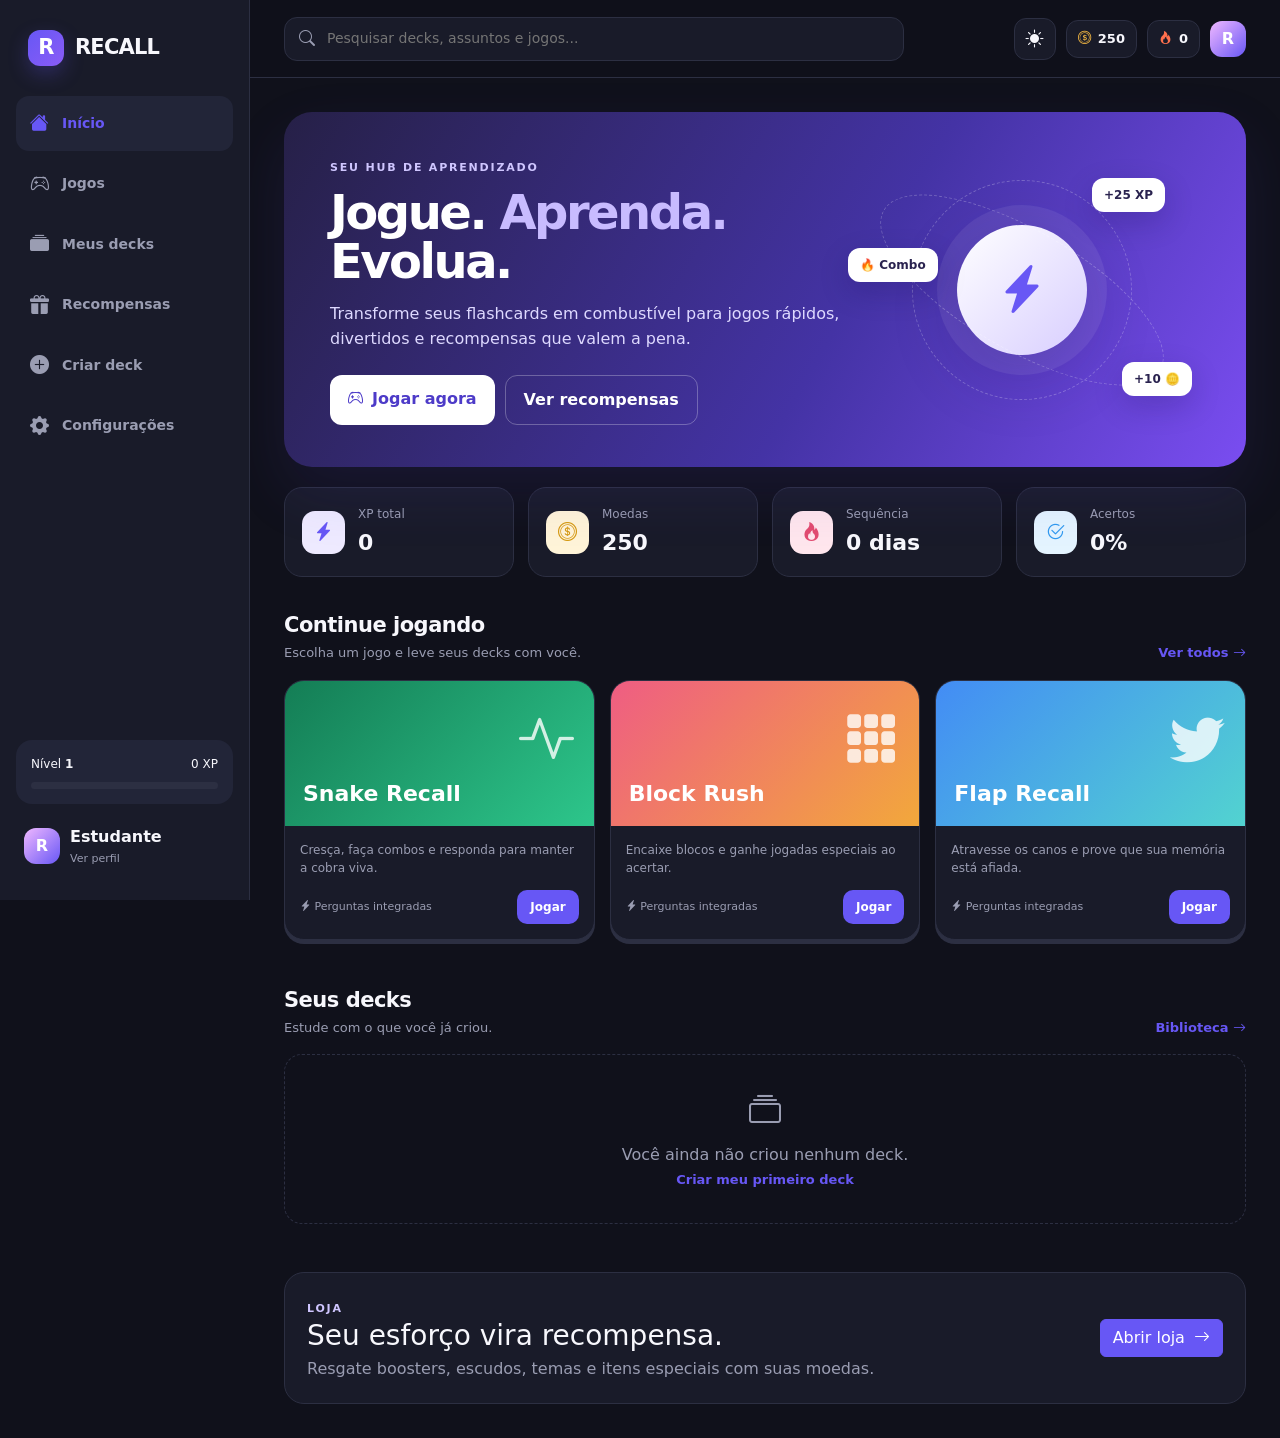
<file: index.html>
<!doctype html><html lang="pt-BR" data-theme="dark"><head><meta charset="utf-8"><meta name="viewport" content="width=device-width,initial-scale=1"><title>RECALL — Jogue. Aprenda. Evolua.</title><link href="https://cdn.jsdelivr.net/npm/bootstrap@5.3.3/dist/css/bootstrap.min.css" rel="stylesheet"><link href="https://cdn.jsdelivr.net/npm/bootstrap-icons@1.11.3/font/bootstrap-icons.css" rel="stylesheet"><link href="css/style.css" rel="stylesheet"></head><body><div id="appShell" class="app-shell"><aside class="sidebar" id="sidebar"><a class="brand" href="index.html"><span class="brand-mark">R</span><span>RECALL</span></a><nav class="nav-stack"><a class="nav-item active" href="index.html"><i class="bi bi-house-fill"></i>Início</a><a class="nav-item" href="pages/games.html"><i class="bi bi-controller"></i>Jogos</a><a class="nav-item" href="pages/decks.html"><i class="bi bi-collection-fill"></i>Meus decks</a><a class="nav-item" href="pages/rewards.html"><i class="bi bi-gift-fill"></i>Recompensas</a><a class="nav-item" href="pages/create.html"><i class="bi bi-plus-circle-fill"></i>Criar deck</a><a class="nav-item" href="pages/settings.html"><i class="bi bi-gear-fill"></i>Configurações</a></nav><div class="sidebar-bottom"><div class="mini-progress"><div class="d-flex justify-content-between"><span>Nível <b id="sideLevel">1</b></span><span id="sideXp">0 XP</span></div><div class="progress"><div id="sideXpBar" class="progress-bar"></div></div></div><a class="profile-mini" href="pages/settings.html"><span class="avatar">R</span><span><b>Estudante</b><small>Ver perfil</small></span></a></div></aside><main class="main-content"><header class="topbar"><button class="icon-btn d-lg-none" id="menuBtn"><i class="bi bi-list"></i></button><div class="search-box"><i class="bi bi-search"></i><input id="globalSearch" placeholder="Pesquisar decks, assuntos e jogos..."></div><div class="top-actions"><button class="icon-btn" id="themeBtn" title="Alternar tema"><i class="bi bi-moon-stars-fill"></i></button><a class="wallet" href="pages/rewards.html"><i class="bi bi-coin"></i><b id="coins">250</b></a><div class="streak"><i class="bi bi-fire"></i><b id="streak">0</b></div><a class="avatar" href="pages/settings.html">R</a></div></header><div class="page-container"><section class="hero-card"><div><span class="eyebrow">SEU HUB DE APRENDIZADO</span><h1>Jogue. <span>Aprenda.</span><br>Evolua.</h1><p>Transforme seus flashcards em combustível para jogos rápidos, divertidos e recompensas que valem a pena.</p><div class="hero-actions"><a href="pages/games.html" class="btn btn-recall"><i class="bi bi-controller me-2"></i>Jogar agora</a><a href="pages/rewards.html" class="btn btn-ghost">Ver recompensas</a></div></div><div class="hero-art"><div class="orbit o1"></div><div class="orbit o2"></div><div class="hero-orb"><i class="bi bi-lightning-charge-fill"></i></div><span class="float-badge b1">+25 XP</span><span class="float-badge b2">🔥 Combo</span><span class="float-badge b3">+10 🪙</span></div></section><section class="stats-row"><div class="stat-card"><span class="stat-icon purple"><i class="bi bi-lightning-charge-fill"></i></span><div><small>XP total</small><strong id="totalXp">0</strong></div></div><div class="stat-card"><span class="stat-icon gold"><i class="bi bi-coin"></i></span><div><small>Moedas</small><strong id="totalCoins">250</strong></div></div><div class="stat-card"><span class="stat-icon pink"><i class="bi bi-fire"></i></span><div><small>Sequência</small><strong id="totalStreak">0 dias</strong></div></div><div class="stat-card"><span class="stat-icon blue"><i class="bi bi-check2-circle"></i></span><div><small>Acertos</small><strong id="accuracy">0%</strong></div></div></section><section class="section-head"><div><h2>Continue jogando</h2><p>Escolha um jogo e leve seus decks com você.</p></div><a href="pages/games.html" class="see-all">Ver todos <i class="bi bi-arrow-right"></i></a></section><div class="game-grid" id="featuredGames"></div><section class="section-head mt-5"><div><h2>Seus decks</h2><p>Estude com o que você já criou.</p></div><a href="pages/decks.html" class="see-all">Biblioteca <i class="bi bi-arrow-right"></i></a></section><div id="deckPreview" class="deck-grid"></div><section class="panel mt-5 d-flex justify-content-between align-items-center flex-wrap gap-3"><div><span class="eyebrow">LOJA</span><h3 class="mb-1">Seu esforço vira recompensa.</h3><p class="mb-0" style="color:var(--muted)">Resgate boosters, escudos, temas e itens especiais com suas moedas.</p></div><a href="pages/rewards.html" class="btn btn-primary">Abrir loja <i class="bi bi-arrow-right ms-1"></i></a></section></div></main></div><div id="toastHost" class="toast-host"></div><script src="js/storage.js"></script><script src="js/app.js"></script></body></html>
</file>
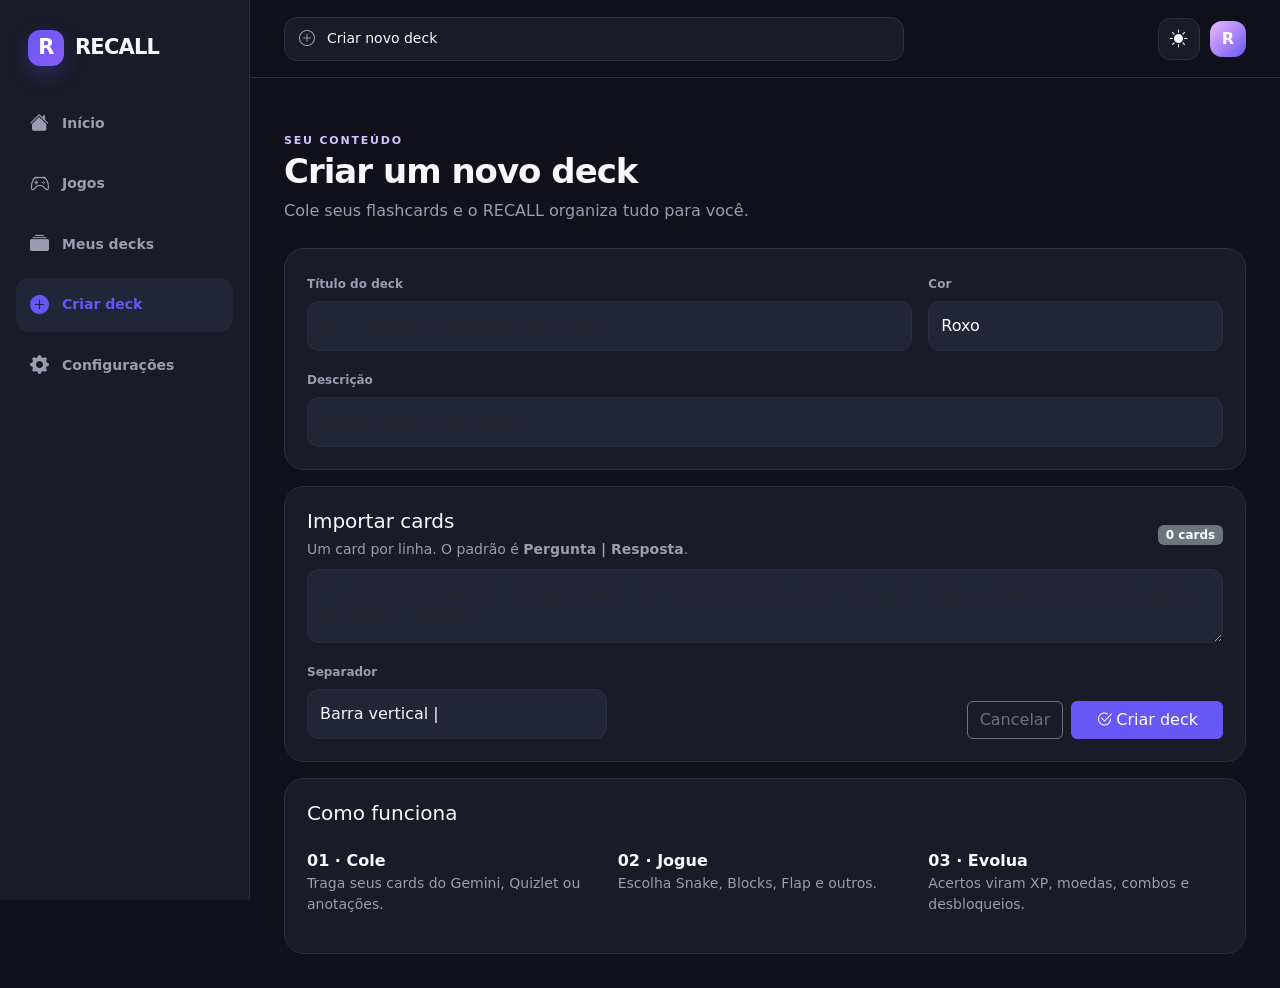
<file: pages/create.html>
<!doctype html><html lang="pt-BR" data-theme="dark"><head><meta charset="utf-8"><meta name="viewport" content="width=device-width,initial-scale=1"><title>Criar deck — RECALL</title><link href="https://cdn.jsdelivr.net/npm/bootstrap@5.3.3/dist/css/bootstrap.min.css" rel="stylesheet"><link href="https://cdn.jsdelivr.net/npm/bootstrap-icons@1.11.3/font/bootstrap-icons.css" rel="stylesheet"><link href="../css/style.css" rel="stylesheet"></head><body><div class="app-shell"><aside class="sidebar"><a class="brand" href="../index.html"><span class="brand-mark">R</span>RECALL</a><nav class="nav-stack"><a class="nav-item" href="../index.html"><i class="bi bi-house-fill"></i>Início</a><a class="nav-item" href="games.html"><i class="bi bi-controller"></i>Jogos</a><a class="nav-item" href="decks.html"><i class="bi bi-collection-fill"></i>Meus decks</a><a class="nav-item active" href="create.html"><i class="bi bi-plus-circle-fill"></i>Criar deck</a><a class="nav-item" href="settings.html"><i class="bi bi-gear-fill"></i>Configurações</a></nav></aside><main class="main-content"><header class="topbar"><div class="search-box"><i class="bi bi-plus-circle"></i><input disabled value="Criar novo deck"></div><div class="top-actions"><button class="icon-btn" id="themeBtn"><i class="bi bi-sun-fill"></i></button><a class="avatar" href="settings.html">R</a></div></header><div class="page-container"><div class="page-title"><span class="eyebrow">SEU CONTEÚDO</span><h1>Criar um novo deck</h1><p>Cole seus flashcards e o RECALL organiza tudo para você.</p></div><div class="panel mb-3"><div class="row g-3"><div class="col-md-8"><label class="form-label">Título do deck</label><input id="deckTitle" class="form-control" placeholder="Ex.: História — Revolução Francesa"></div><div class="col-md-4"><label class="form-label">Cor</label><select id="deckColor" class="form-select"><option value="purple">Roxo</option><option value="blue">Azul</option><option value="pink">Rosa</option><option value="green">Verde</option></select></div><div class="col-12"><label class="form-label">Descrição</label><input id="deckDesc" class="form-control" placeholder="Sobre o que é este deck?"></div></div></div><div class="panel"><div class="d-flex justify-content-between align-items-center mb-2"><div><h5 class="mb-1">Importar cards</h5><small style="color:var(--muted)">Um card por linha. O padrão é <b>Pergunta | Resposta</b>.</small></div><span id="cardCount" class="badge text-bg-secondary">0 cards</span></div><textarea id="importText" class="form-control import-area" placeholder="O que é fotossíntese? | Processo pelo qual plantas usam luz para produzir matéria orgânica.\nQual é a capital do Brasil? | Brasília"></textarea><div class="row g-2 mt-2"><div class="col-md-4"><label class="form-label">Separador</label><select id="separator" class="form-select"><option value="|">Barra vertical |</option><option value=";">Ponto e vírgula ;</option><option value="\t">Tab</option><option value="::">Personalizado ::</option></select></div><div class="col-md-8 d-flex align-items-end justify-content-end gap-2"><a href="decks.html" class="btn btn-outline-secondary">Cancelar</a><button id="saveDeck" class="btn btn-primary px-4"><i class="bi bi-check2-circle me-1"></i>Criar deck</button></div></div></div><div class="panel mt-3"><h5>Como funciona</h5><div class="row g-3 mt-1"><div class="col-md-4"><b>01 · Cole</b><p class="small" style="color:var(--muted)">Traga seus cards do Gemini, Quizlet ou anotações.</p></div><div class="col-md-4"><b>02 · Jogue</b><p class="small" style="color:var(--muted)">Escolha Snake, Blocks, Flap e outros.</p></div><div class="col-md-4"><b>03 · Evolua</b><p class="small" style="color:var(--muted)">Acertos viram XP, moedas, combos e desbloqueios.</p></div></div></div></div></main></div><div id="toastHost" class="toast-host"></div><script src="../js/storage.js"></script><script src="../js/app.js"></script><script>document.addEventListener('DOMContentLoaded',()=>{applyTheme();const t=document.querySelector('#importText'),sep=document.querySelector('#separator'),count=document.querySelector('#cardCount');function parse(){const s=sep.value;const cards=t.value.split(/\r?\n/).map(x=>x.trim()).filter(Boolean).map(line=>{const i=line.indexOf(s);return i<0?null:{q:line.slice(0,i).trim(),a:line.slice(i+s.length).trim()}}).filter(x=>x&&x.q&&x.a);count.textContent=cards.length+' cards';return cards}t.addEventListener('input',parse);sep.addEventListener('change',parse);document.querySelector('#themeBtn').onclick=()=>{const s=RecallStore.get();RecallStore.patch({theme:s.theme==='dark'?'light':'dark'});applyTheme()};document.querySelector('#saveDeck').onclick=()=>{const cards=parse();const title=document.querySelector('#deckTitle').value.trim()||'Meu novo deck';if(!cards.length)return toast('⚠️ Adicione pelo menos um card válido.');RecallStore.addDeck({title,description:document.querySelector('#deckDesc').value.trim(),color:document.querySelector('#deckColor').value,cards});toast('✨ Deck criado! +25 XP');RecallStore.addXp(25);setTimeout(()=>location.href='decks.html',700)}});</script></body></html>
</file>
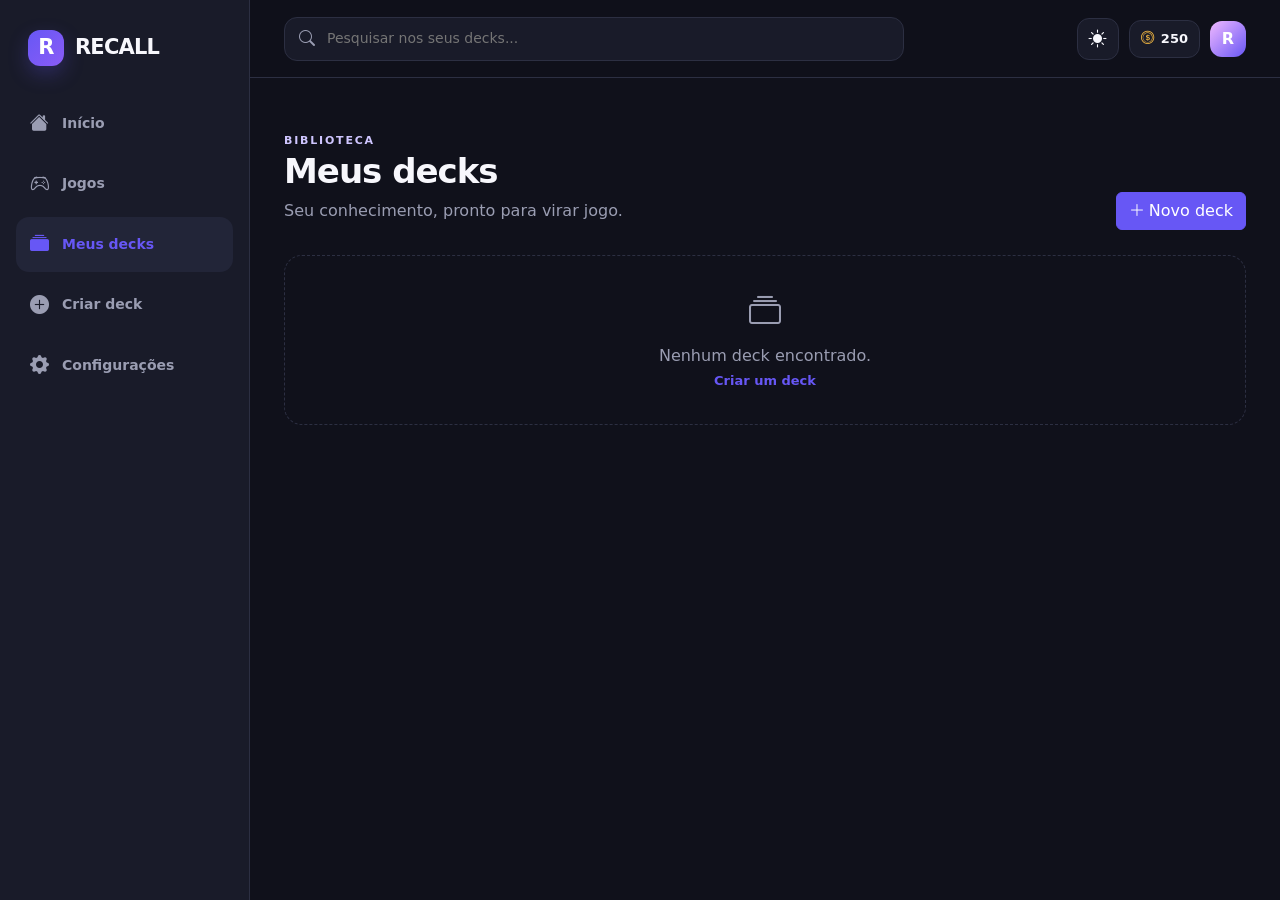
<file: pages/decks.html>
<!doctype html><html lang="pt-BR" data-theme="dark"><head><meta charset="utf-8"><meta name="viewport" content="width=device-width,initial-scale=1"><title>Meus decks — RECALL</title><link href="https://cdn.jsdelivr.net/npm/bootstrap@5.3.3/dist/css/bootstrap.min.css" rel="stylesheet"><link href="https://cdn.jsdelivr.net/npm/bootstrap-icons@1.11.3/font/bootstrap-icons.css" rel="stylesheet"><link href="../css/style.css" rel="stylesheet"></head><body><div class="app-shell"><aside class="sidebar"><a class="brand" href="../index.html"><span class="brand-mark">R</span>RECALL</a><nav class="nav-stack"><a class="nav-item" href="../index.html"><i class="bi bi-house-fill"></i>Início</a><a class="nav-item" href="games.html"><i class="bi bi-controller"></i>Jogos</a><a class="nav-item active" href="decks.html"><i class="bi bi-collection-fill"></i>Meus decks</a><a class="nav-item" href="create.html"><i class="bi bi-plus-circle-fill"></i>Criar deck</a><a class="nav-item" href="settings.html"><i class="bi bi-gear-fill"></i>Configurações</a></nav></aside><main class="main-content"><header class="topbar"><div class="search-box"><i class="bi bi-search"></i><input id="search" placeholder="Pesquisar nos seus decks..."></div><div class="top-actions"><button class="icon-btn" id="themeBtn"><i class="bi bi-sun-fill"></i></button><div class="wallet"><i class="bi bi-coin"></i><b id="coins">250</b></div><a class="avatar" href="settings.html">R</a></div></header><div class="page-container"><div class="d-flex justify-content-between align-items-end page-title"><div><span class="eyebrow">BIBLIOTECA</span><h1>Meus decks</h1><p>Seu conhecimento, pronto para virar jogo.</p></div><a href="create.html" class="btn btn-primary"><i class="bi bi-plus-lg me-1"></i>Novo deck</a></div><div id="deckGrid" class="deck-grid"></div></div></main></div><script src="../js/storage.js"></script><script src="../js/app.js"></script><script>document.addEventListener('DOMContentLoaded',()=>{applyTheme();const grid=document.querySelector('#deckGrid'),search=document.querySelector('#search');function render(){const q=(search.value||new URLSearchParams(location.search).get('q')||'').toLowerCase();const ds=RecallStore.get().decks.filter(d=>(d.title+' '+d.description).toLowerCase().includes(q));grid.innerHTML=ds.length?ds.map(d=>`<article class="deck-card"><div class="d-flex justify-content-between"><span class="stat-icon purple"><i class="bi bi-collection-fill"></i></span><button class="icon-btn btn-sm" onclick="removeDeck('${d.id}')"><i class="bi bi-trash3"></i></button></div><h3 class="mt-3">${esc(d.title)}</h3><p>${esc(d.description||'Sem descrição')}</p><div class="deck-foot"><span>${d.cards.length} cards</span><a class="play-mini" href="games.html?deck=${encodeURIComponent(d.id)}">Jogar</a></div></article>`).join(''):`<div class="empty"><i class="bi bi-collection fs-2 d-block mb-2"></i>Nenhum deck encontrado.<br><a class="see-all" href="create.html">Criar um deck</a></div>`}window.removeDeck=id=>{if(confirm('Excluir este deck?')){RecallStore.deleteDeck(id);render()}};search.value=new URLSearchParams(location.search).get('q')||'';search.oninput=render;render();document.querySelector('#themeBtn').onclick=()=>{const s=RecallStore.get();RecallStore.patch({theme:s.theme==='dark'?'light':'dark'});applyTheme()}});</script></body></html>
</file>
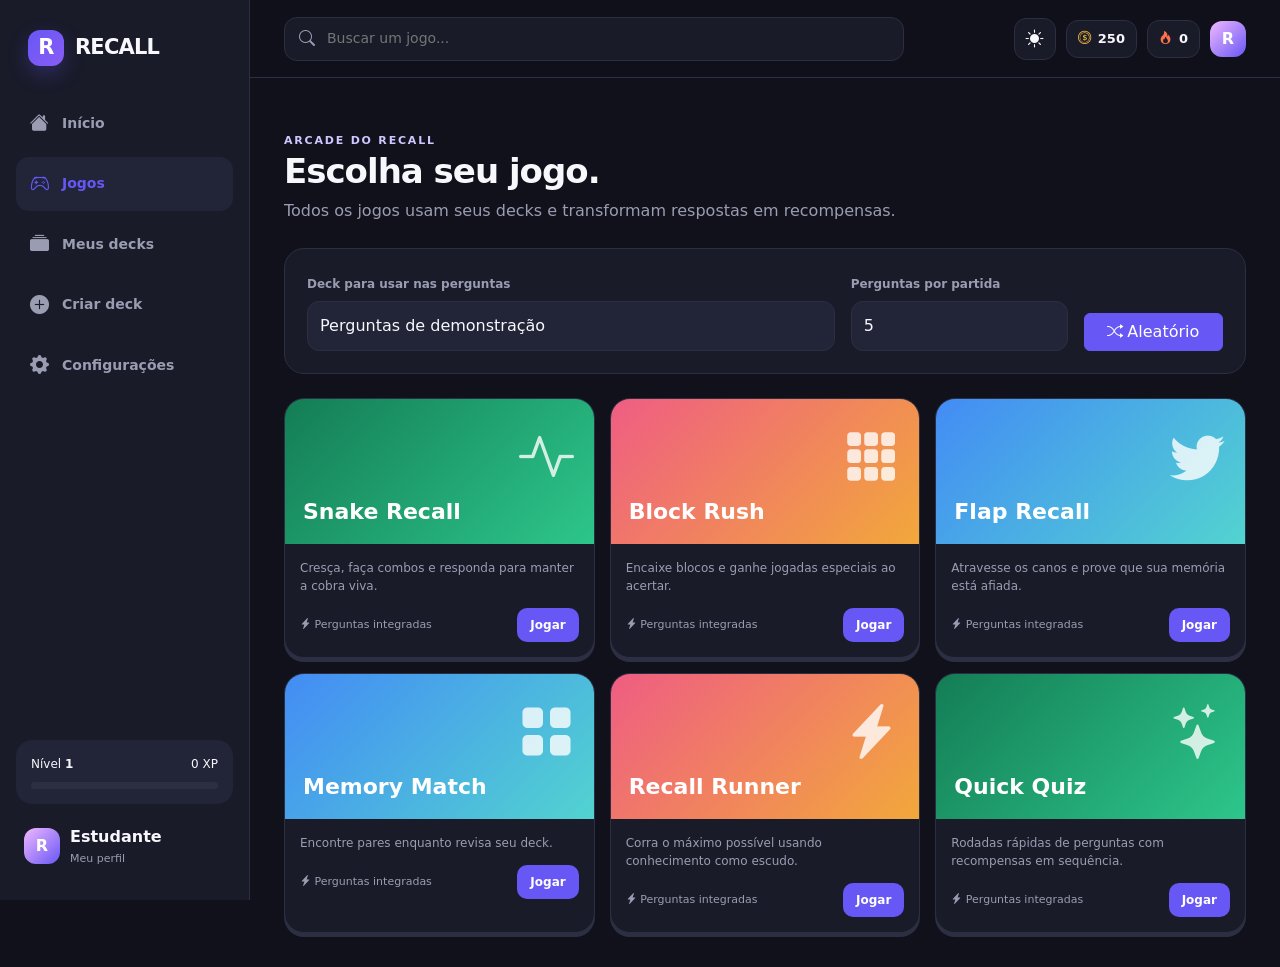
<file: pages/games.html>
<!doctype html><html lang="pt-BR" data-theme="dark"><head><meta charset="utf-8"><meta name="viewport" content="width=device-width,initial-scale=1"><title>Jogos — RECALL</title><link href="https://cdn.jsdelivr.net/npm/bootstrap@5.3.3/dist/css/bootstrap.min.css" rel="stylesheet"><link href="https://cdn.jsdelivr.net/npm/bootstrap-icons@1.11.3/font/bootstrap-icons.css" rel="stylesheet"><link href="../css/style.css" rel="stylesheet"></head><body><div class="app-shell"><aside class="sidebar"><a class="brand" href="../index.html"><span class="brand-mark">R</span>RECALL</a><nav class="nav-stack"><a class="nav-item" href="../index.html"><i class="bi bi-house-fill"></i>Início</a><a class="nav-item active" href="games.html"><i class="bi bi-controller"></i>Jogos</a><a class="nav-item" href="decks.html"><i class="bi bi-collection-fill"></i>Meus decks</a><a class="nav-item" href="create.html"><i class="bi bi-plus-circle-fill"></i>Criar deck</a><a class="nav-item" href="settings.html"><i class="bi bi-gear-fill"></i>Configurações</a></nav><div class="sidebar-bottom"><div class="mini-progress"><div class="d-flex justify-content-between"><span>Nível <b id="sideLevel">1</b></span><span id="sideXp">0 XP</span></div><div class="progress"><div id="sideXpBar" class="progress-bar"></div></div></div><a class="profile-mini" href="settings.html"><span class="avatar">R</span><span><b>Estudante</b><small>Meu perfil</small></span></a></div></aside><main class="main-content"><header class="topbar"><div class="search-box"><i class="bi bi-search"></i><input id="gameSearch" placeholder="Buscar um jogo..."></div><div class="top-actions"><button class="icon-btn" id="themeBtn"><i class="bi bi-sun-fill"></i></button><div class="wallet"><i class="bi bi-coin"></i><b id="coins">250</b></div><div class="streak"><i class="bi bi-fire"></i><b id="streak">0</b></div><a class="avatar" href="settings.html">R</a></div></header><div class="page-container"><div class="page-title"><span class="eyebrow">ARCADE DO RECALL</span><h1>Escolha seu jogo.</h1><p>Todos os jogos usam seus decks e transformam respostas em recompensas.</p></div><div class="panel mb-4"><div class="row g-3 align-items-end"><div class="col-md-7"><label class="form-label">Deck para usar nas perguntas</label><select id="deckSelect" class="form-select"><option value="">Perguntas de demonstração</option></select></div><div class="col-md-3"><label class="form-label">Perguntas por partida</label><select id="questionCount" class="form-select"><option>3</option><option selected>5</option><option>10</option></select></div><div class="col-md-2"><button class="btn btn-primary w-100" id="randomGame"><i class="bi bi-shuffle me-1"></i>Aleatório</button></div></div></div><div class="game-grid" id="allGames"></div></div></main></div><script src="../js/storage.js"></script><script src="../js/app.js"></script><script src="../js/games.js"></script></body></html>
</file>
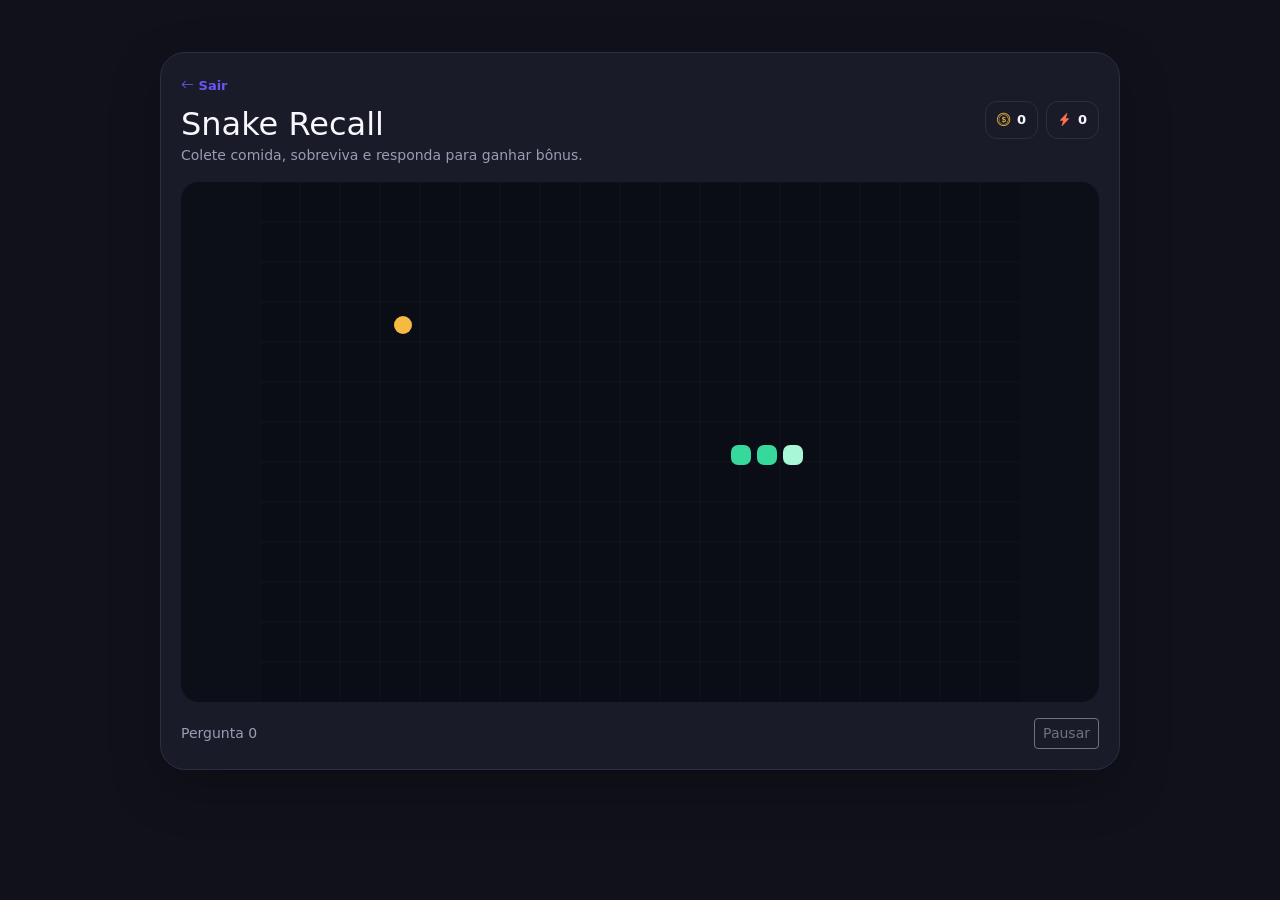
<file: pages/play.html>
<!doctype html><html lang="pt-BR" data-theme="dark"><head><meta charset="utf-8"><meta name="viewport" content="width=device-width,initial-scale=1"><title>Jogar — RECALL</title><link href="https://cdn.jsdelivr.net/npm/bootstrap@5.3.3/dist/css/bootstrap.min.css" rel="stylesheet"><link href="https://cdn.jsdelivr.net/npm/bootstrap-icons@1.11.3/font/bootstrap-icons.css" rel="stylesheet"><link href="../css/style.css" rel="stylesheet"></head><body><div class="app-shell"><main class="main-content" style="margin-left:0"><div class="game-page"><section class="game-stage"><div class="game-top"><div><a href="games.html" class="see-all"><i class="bi bi-arrow-left"></i> Sair</a><h2 id="gameName" class="mt-2 mb-0">RECALL</h2><small id="gameHint" style="color:var(--muted)">Conhecimento é seu power-up.</small></div><div class="d-flex gap-2"><div class="wallet"><i class="bi bi-coin"></i><b id="runCoins">0</b></div><div class="streak"><i class="bi bi-lightning-charge-fill"></i><b id="runScore">0</b></div></div></div><div class="game-canvas-wrap"><canvas id="gameCanvas" class="game-canvas" width="760" height="520"></canvas><div id="questionModal" class="question-modal"><div class="question-card"><span class="q-label">PAUSA DE CONHECIMENTO</span><h2 id="questionText"></h2><div id="answers" class="answer-grid"></div><div id="essayArea" style="display:none"><textarea id="essay" class="form-control essay-input" placeholder="Explique com suas palavras..."></textarea><button id="submitEssay" class="btn btn-primary mt-2 w-100">Responder</button></div><small id="questionFeedback" class="d-block mt-3"></small></div></div><div id="rewardPop" class="reward-pop"><div class="big">🎉</div><strong id="rewardTitle">Boa!</strong><span id="rewardText">+25 XP · +10 moedas</span></div></div><div class="d-flex justify-content-between align-items-center mt-3"><small id="progressText" style="color:var(--muted)">Pergunta 0</small><button id="pauseBtn" class="btn btn-sm btn-outline-secondary">Pausar</button></div></section></div></main></div><script src="../js/storage.js"></script><script src="../js/game-engine.js"></script></body></html>
</file>
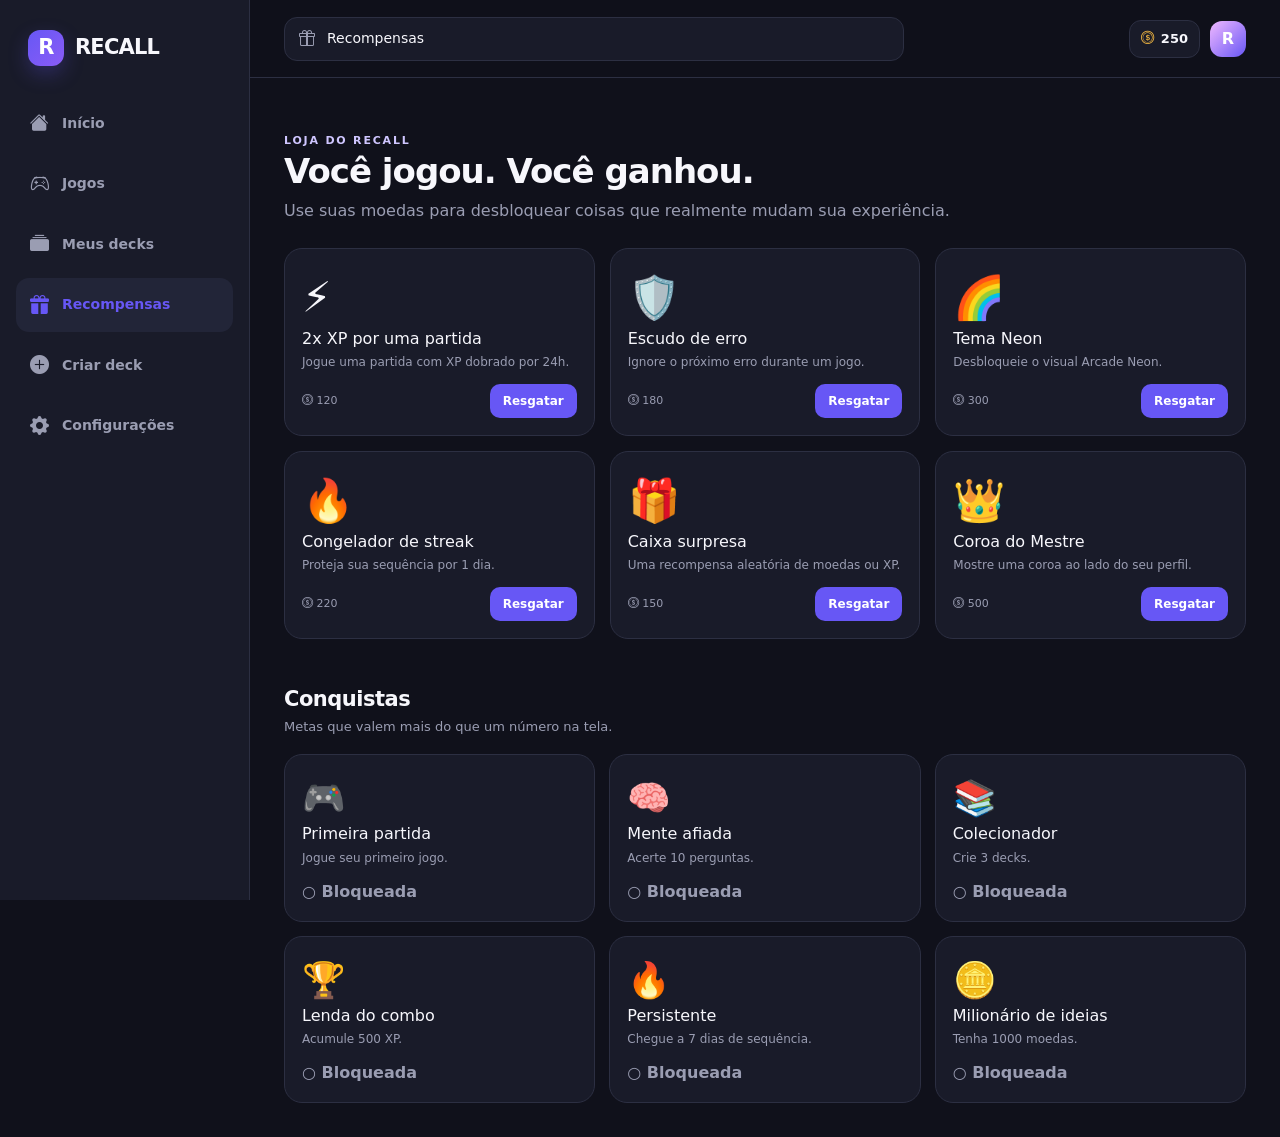
<file: pages/rewards.html>
<!doctype html><html lang="pt-BR" data-theme="dark"><head><meta charset="utf-8"><meta name="viewport" content="width=device-width,initial-scale=1"><title>Recompensas — RECALL</title><link href="https://cdn.jsdelivr.net/npm/bootstrap@5.3.3/dist/css/bootstrap.min.css" rel="stylesheet"><link href="https://cdn.jsdelivr.net/npm/bootstrap-icons@1.11.3/font/bootstrap-icons.css" rel="stylesheet"><link href="../css/style.css" rel="stylesheet"></head><body><div class="app-shell"><aside class="sidebar"><a class="brand" href="../index.html"><span class="brand-mark">R</span>RECALL</a><nav class="nav-stack"><a class="nav-item" href="../index.html"><i class="bi bi-house-fill"></i>Início</a><a class="nav-item" href="games.html"><i class="bi bi-controller"></i>Jogos</a><a class="nav-item" href="decks.html"><i class="bi bi-collection-fill"></i>Meus decks</a><a class="nav-item active" href="rewards.html"><i class="bi bi-gift-fill"></i>Recompensas</a><a class="nav-item" href="create.html"><i class="bi bi-plus-circle-fill"></i>Criar deck</a><a class="nav-item" href="settings.html"><i class="bi bi-gear-fill"></i>Configurações</a></nav></aside><main class="main-content"><header class="topbar"><div class="search-box"><i class="bi bi-gift"></i><input disabled value="Recompensas"></div><div class="top-actions"><div class="wallet"><i class="bi bi-coin"></i><b id="coins">250</b></div><a class="avatar" href="settings.html">R</a></div></header><div class="page-container"><div class="page-title"><span class="eyebrow">LOJA DO RECALL</span><h1>Você jogou. Você ganhou.</h1><p>Use suas moedas para desbloquear coisas que realmente mudam sua experiência.</p></div><div class="game-grid" id="shop"></div><div class="section-head mt-5"><div><h2>Conquistas</h2><p>Metas que valem mais do que um número na tela.</p></div></div><div class="deck-grid" id="achievements"></div></div></main></div><script src="../js/storage.js"></script><script>const items=[['double','⚡','2x XP por uma partida','Jogue uma partida com XP dobrado por 24h.',120],['shield','🛡️','Escudo de erro','Ignore o próximo erro durante um jogo.',180],['theme','🌈','Tema Neon','Desbloqueie o visual Arcade Neon.',300],['streak','🔥','Congelador de streak','Proteja sua sequência por 1 dia.',220],['mystery','🎁','Caixa surpresa','Uma recompensa aleatória de moedas ou XP.',150],['avatar','👑','Coroa do Mestre','Mostre uma coroa ao lado do seu perfil.',500]];function render(){const s=RecallStore.get();document.querySelector('#coins').textContent=s.coins;document.querySelector('#shop').innerHTML=items.map(i=>`<article class="deck-card"><div style="font-size:42px">${i[1]}</div><h3>${i[2]}</h3><p>${i[3]}</p><div class="deck-foot"><span><i class="bi bi-coin"></i> ${i[4]}</span><button class="play-mini" onclick="buy('${i[0]}',${i[4]})">Resgatar</button></div></article>`).join('');document.querySelector('#achievements').innerHTML=[['Primeira partida','Jogue seu primeiro jogo.','🎮',s.answered>=1],['Mente afiada','Acerte 10 perguntas.','🧠',s.correct>=10],['Colecionador','Crie 3 decks.','📚',s.decks.length>=3],['Lenda do combo','Acumule 500 XP.','🏆',s.xp>=500],['Persistente','Chegue a 7 dias de sequência.','🔥',s.streak>=7],['Milionário de ideias','Tenha 1000 moedas.','🪙',s.coins>=1000]].map(a=>`<article class="deck-card"><div style="font-size:35px">${a[2]}</div><h3>${a[0]}</h3><p>${a[1]}</p><span style="color:${a[3]?'var(--success)':'var(--muted)'};font-weight:800">${a[3]?'✓ Desbloqueada':'○ Bloqueada'}</span></article>`).join('')}function buy(id,cost){const s=RecallStore.get();if(s.coins<cost)return alert('Você ainda precisa de mais moedas.');RecallStore.addCoins(-cost);if(id==='theme')RecallStore.patch({theme:'neon'});if(id==='mystery')RecallStore.addCoins(100);alert('🎁 Recompensa resgatada!');render()}render();</script></body></html>
</file>
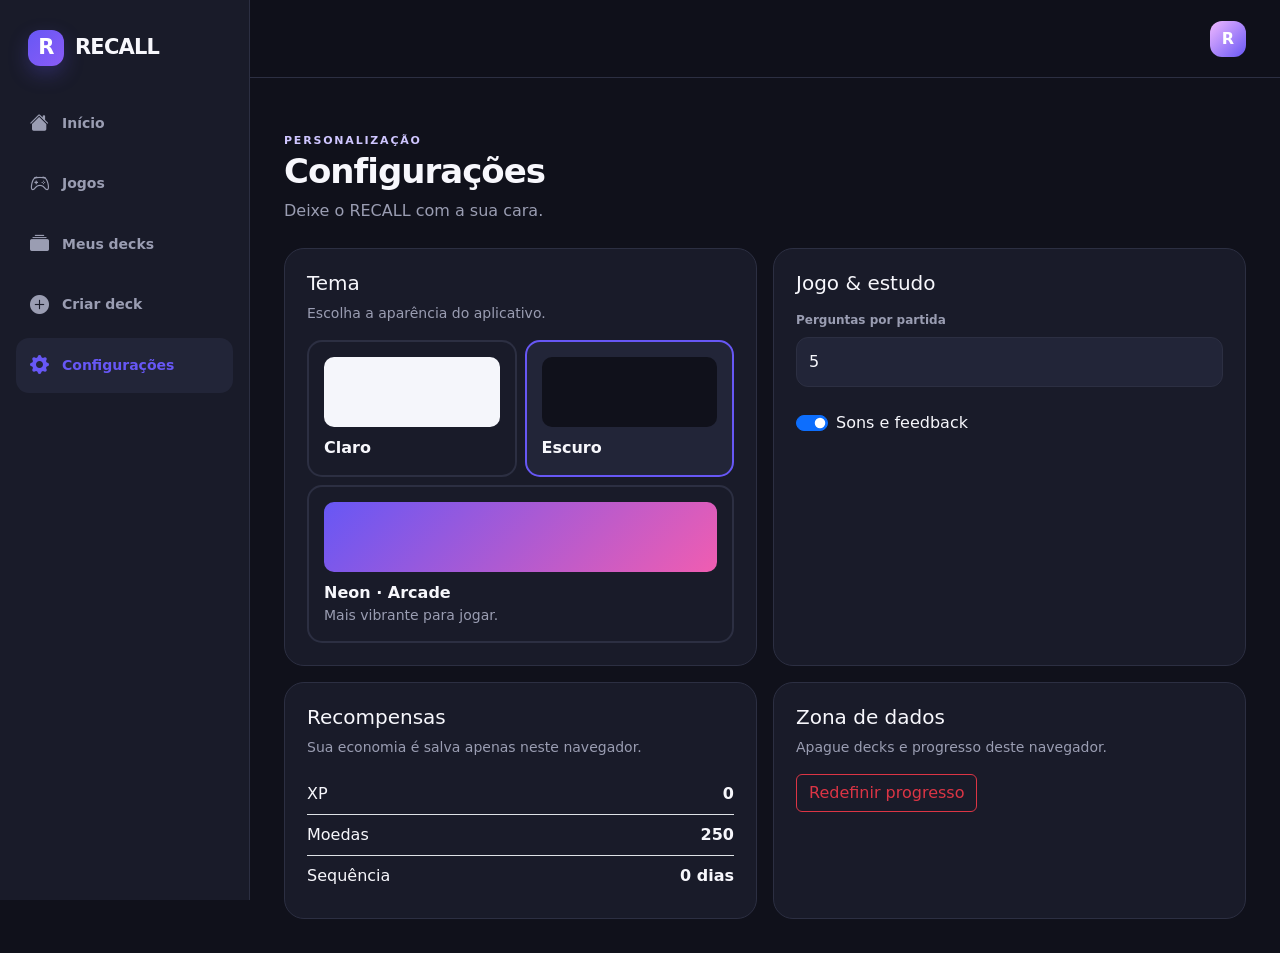
<file: pages/settings.html>
<!doctype html><html lang="pt-BR" data-theme="dark"><head><meta charset="utf-8"><meta name="viewport" content="width=device-width,initial-scale=1"><title>Configurações — RECALL</title><link href="https://cdn.jsdelivr.net/npm/bootstrap@5.3.3/dist/css/bootstrap.min.css" rel="stylesheet"><link href="https://cdn.jsdelivr.net/npm/bootstrap-icons@1.11.3/font/bootstrap-icons.css" rel="stylesheet"><link href="../css/style.css" rel="stylesheet"></head><body><div class="app-shell"><aside class="sidebar"><a class="brand" href="../index.html"><span class="brand-mark">R</span>RECALL</a><nav class="nav-stack"><a class="nav-item" href="../index.html"><i class="bi bi-house-fill"></i>Início</a><a class="nav-item" href="games.html"><i class="bi bi-controller"></i>Jogos</a><a class="nav-item" href="decks.html"><i class="bi bi-collection-fill"></i>Meus decks</a><a class="nav-item" href="create.html"><i class="bi bi-plus-circle-fill"></i>Criar deck</a><a class="nav-item active" href="settings.html"><i class="bi bi-gear-fill"></i>Configurações</a></nav></aside><main class="main-content"><header class="topbar"><div class="top-actions ms-auto"><a class="avatar" href="settings.html">R</a></div></header><div class="page-container"><div class="page-title"><span class="eyebrow">PERSONALIZAÇÃO</span><h1>Configurações</h1><p>Deixe o RECALL com a sua cara.</p></div><div class="settings-grid"><div class="panel"><h5>Tema</h5><p class="small" style="color:var(--muted)">Escolha a aparência do aplicativo.</p><div class="row g-2"><div class="col-6"><div class="theme-option" data-theme-choice="light"><div class="theme-swatch light-swatch"></div><b>Claro</b></div></div><div class="col-6"><div class="theme-option" data-theme-choice="dark"><div class="theme-swatch dark-swatch"></div><b>Escuro</b></div></div></div><div class="theme-option mt-2" data-theme-choice="neon"><div class="theme-swatch accent-swatch"></div><b>Neon · Arcade</b><small class="d-block" style="color:var(--muted)">Mais vibrante para jogar.</small></div></div><div class="panel"><h5>Jogo & estudo</h5><label class="form-label mt-2">Perguntas por partida</label><select id="questions" class="form-select"><option value="3">3</option><option value="5">5</option><option value="10">10</option><option value="15">15</option></select><div class="form-check form-switch mt-4"><input id="sound" class="form-check-input" type="checkbox"><label class="form-check-label">Sons e feedback</label></div></div><div class="panel"><h5>Recompensas</h5><p class="small" style="color:var(--muted)">Sua economia é salva apenas neste navegador.</p><div class="d-flex justify-content-between border-bottom py-2"><span>XP</span><b id="xp">0</b></div><div class="d-flex justify-content-between border-bottom py-2"><span>Moedas</span><b id="coins">250</b></div><div class="d-flex justify-content-between py-2"><span>Sequência</span><b id="streak">0 dias</b></div></div><div class="panel"><h5>Zona de dados</h5><p class="small" style="color:var(--muted)">Apague decks e progresso deste navegador.</p><button id="reset" class="btn btn-outline-danger">Redefinir progresso</button></div></div></div></main></div><script src="../js/storage.js"></script><script src="../js/app.js"></script><script>document.addEventListener('DOMContentLoaded',()=>{const s=RecallStore.get();applyTheme();document.querySelector('#xp').textContent=s.xp;document.querySelector('#coins').textContent=s.coins;document.querySelector('#streak').textContent=s.streak+' dias';document.querySelector('#questions').value=s.settings?.questionsPerGame||5;document.querySelector('#sound').checked=s.settings?.sound!==false;function mark(){document.querySelectorAll('[data-theme-choice]').forEach(x=>x.classList.toggle('active',x.dataset.themeChoice===RecallStore.get().theme))}mark();document.querySelectorAll('[data-theme-choice]').forEach(x=>x.onclick=()=>{RecallStore.patch({theme:x.dataset.themeChoice});applyTheme();mark()});document.querySelector('#questions').onchange=e=>{const n=RecallStore.get();n.settings={...n.settings,questionsPerGame:+e.target.value};RecallStore.save(n)};document.querySelector('#sound').onchange=e=>{const n=RecallStore.get();n.settings={...n.settings,sound:e.target.checked};RecallStore.save(n)};document.querySelector('#reset').onclick=()=>{if(confirm('Isso apagará seus decks e progresso. Continuar?')){RecallStore.reset();location.reload()}}});</script></body></html>
</file>
<file: css/style.css>
:root{--bg:#f5f6fb;--surface:#fff;--surface2:#eef0f8;--text:#17172a;--muted:#73758a;--line:#e2e4ee;--primary:#6757f5;--primary2:#8a5cf6;--success:#24c78e;--gold:#f5b942;--danger:#ef5b78;--blue:#48a9ff;--shadow:0 14px 40px rgba(35,30,80,.08);--radius:20px}html[data-theme=dark]{--bg:#10111b;--surface:#191b29;--surface2:#222538;--text:#f7f7fc;--muted:#9a9db2;--line:#2c2f42;--shadow:0 18px 50px rgba(0,0,0,.25)}html[data-theme=neon]{--bg:#0b0715;--surface:#151024;--surface2:#211735;--text:#fff8ff;--muted:#bcaec9;--line:#3b2a51;--primary:#b65cff;--primary2:#ff4fb3;--success:#25e0a0;--gold:#ffd24a;--danger:#ff5b7d;--blue:#4ed7ff;--shadow:0 20px 60px #0008}*{box-sizing:border-box}body{margin:0;background:var(--bg);color:var(--text);font-family:Inter,ui-sans-serif,system-ui,-apple-system,BlinkMacSystemFont,"Segoe UI",sans-serif}a{text-decoration:none;color:inherit}.app-shell{min-height:100vh;display:flex}.sidebar{position:fixed;left:0;top:0;bottom:0;width:250px;background:var(--surface);border-right:1px solid var(--line);padding:25px 16px;display:flex;flex-direction:column;z-index:30}.brand{display:flex;align-items:center;gap:11px;font-weight:900;font-size:21px;letter-spacing:-.8px;padding:5px 12px 30px}.brand-mark{width:36px;height:36px;border-radius:12px;display:grid;place-items:center;background:linear-gradient(135deg,var(--primary),var(--primary2));color:#fff;box-shadow:0 8px 20px #6757f544}.nav-stack{display:grid;gap:6px}.nav-item{display:flex;align-items:center;gap:13px;padding:13px 14px;border-radius:13px;color:var(--muted);font-weight:700;font-size:14px;transition:.2s}.nav-item i{font-size:19px}.nav-item:hover,.nav-item.active{background:var(--surface2);color:var(--primary)}.sidebar-bottom{margin-top:auto}.mini-progress{padding:15px;background:var(--surface2);border-radius:16px;font-size:12px;margin-bottom:13px}.mini-progress .progress{height:7px;background:var(--line);margin-top:9px}.mini-progress .progress-bar{background:linear-gradient(90deg,var(--primary),var(--primary2))}.profile-mini{border:0;background:transparent;color:var(--text);display:flex;align-items:center;gap:10px;width:100%;padding:8px}.profile-mini small{display:block;color:var(--muted);font-size:11px;margin-top:2px}.profile-mini .bi-three-dots{margin-left:auto;color:var(--muted)}.avatar{width:36px;height:36px;border-radius:12px;display:grid;place-items:center;background:linear-gradient(135deg,#f0b8ff,#6857f5);color:#fff;font-weight:900}.main-content{margin-left:250px;min-width:0;flex:1}.topbar{height:78px;border-bottom:1px solid var(--line);display:flex;align-items:center;padding:0 34px;gap:22px;background:color-mix(in srgb,var(--bg) 90%,transparent);position:sticky;top:0;z-index:20;backdrop-filter:blur(16px)}.search-box{max-width:620px;flex:1;display:flex;align-items:center;gap:10px;background:var(--surface);border:1px solid var(--line);border-radius:13px;padding:0 14px;height:44px}.search-box i{color:var(--muted)}.search-box input{border:0;outline:0;background:transparent;color:var(--text);width:100%;font-size:14px}.top-actions{display:flex;align-items:center;gap:10px;margin-left:auto}.icon-btn{width:42px;height:42px;border-radius:12px;border:1px solid var(--line);background:var(--surface);color:var(--text);display:grid;place-items:center;font-size:18px}.wallet,.streak{height:38px;border-radius:12px;background:var(--surface);border:1px solid var(--line);padding:0 11px;display:flex;align-items:center;gap:7px;font-size:13px}.wallet i{color:var(--gold)}.streak i{color:#ff704d}.page-container{max-width:1240px;margin:auto;padding:34px}.hero-card{min-height:310px;border-radius:28px;padding:42px 46px;overflow:hidden;position:relative;background:linear-gradient(120deg,#262047 0%,#4433a5 58%,#7a4df1 100%);color:#fff;display:flex;justify-content:space-between;align-items:center;box-shadow:0 25px 60px #4f3fc622}.hero-card h1{font-size:48px;line-height:1.03;letter-spacing:-2.5px;margin:10px 0 14px;font-weight:900}.hero-card h1 span{color:#c8bbff}.hero-card p{max-width:520px;color:#ded9ff;font-size:16px;line-height:1.6}.eyebrow{font-size:11px;letter-spacing:1.8px;font-weight:900;color:#cfc6ff}.hero-actions{display:flex;gap:10px;margin-top:23px}.btn-recall{background:#fff;color:#4d3bc8;border:0;border-radius:12px;font-weight:800;padding:12px 18px}.btn-ghost{color:#fff;border:1px solid #ffffff45;border-radius:12px;padding:12px 18px;font-weight:700}.hero-art{width:360px;height:260px;position:relative;display:grid;place-items:center}.hero-orb{width:130px;height:130px;border-radius:50%;display:grid;place-items:center;background:linear-gradient(135deg,#fff,#d8ceff);color:#6857f5;font-size:48px;box-shadow:0 0 0 20px #ffffff12,0 20px 70px #120b4733}.orbit{position:absolute;border:1px dashed #ffffff3d;border-radius:50%}.o1{width:220px;height:220px}.o2{width:320px;height:120px;transform:rotate(30deg)}.float-badge{position:absolute;background:#fff;color:#2a234f;padding:8px 12px;border-radius:12px;font-weight:900;font-size:12px;box-shadow:0 10px 30px #120b4733}.b1{top:18px;right:35px}.b2{left:4px;top:88px}.b3{right:8px;bottom:24px}.stats-row{display:grid;grid-template-columns:repeat(4,1fr);gap:14px;margin:20px 0 36px}.stat-card{background:var(--surface);border:1px solid var(--line);border-radius:18px;padding:17px;display:flex;gap:13px;align-items:center}.stat-card small{display:block;color:var(--muted);font-size:12px}.stat-card strong{display:block;font-size:22px;margin-top:3px}.stat-icon{width:43px;height:43px;border-radius:13px;display:grid;place-items:center;font-size:19px}.purple{background:#eeeaff;color:#6757f5}.gold{background:#fff4d8;color:#d69a12}.pink{background:#ffe6ed;color:#e24b70}.blue{background:#e4f4ff;color:#3099ef}.section-head{display:flex;align-items:end;justify-content:space-between;margin:10px 0 17px}.section-head h2{font-size:21px;margin:0;font-weight:850;letter-spacing:-.5px}.section-head p{color:var(--muted);font-size:13px;margin:5px 0 0}.see-all{font-size:13px;color:var(--primary);font-weight:800}.game-grid{display:grid;grid-template-columns:repeat(3,1fr);gap:15px}.game-card{border:1px solid var(--line);background:var(--surface);border-radius:20px;overflow:hidden;transition:.2s;box-shadow:0 4px 0 var(--line)}.game-card:hover{transform:translateY(-3px);box-shadow:0 8px 0 var(--line)}.game-cover{height:145px;padding:18px;position:relative;overflow:hidden;color:#fff;display:flex;align-items:end}.game-cover .game-icon{position:absolute;right:20px;top:18px;font-size:55px;opacity:.8}.game-cover h3{margin:0;font-size:22px;font-weight:900;position:relative}.cover-snake{background:linear-gradient(135deg,#147d55,#2dc68b)}.cover-blocks{background:linear-gradient(135deg,#ef5d83,#f2a83b)}.cover-flap{background:linear-gradient(135deg,#438cf5,#52d3d0)}.game-body{padding:15px}.game-body p{font-size:12px;color:var(--muted);margin:0 0 13px}.game-meta{display:flex;align-items:center;justify-content:space-between}.game-meta span{font-size:11px;color:var(--muted)}.play-mini{border:0;border-radius:10px;background:var(--primary);color:#fff;padding:8px 13px;font-weight:800;font-size:12px}.deck-grid{display:grid;grid-template-columns:repeat(3,1fr);gap:14px}.deck-card{background:var(--surface);border:1px solid var(--line);border-radius:18px;padding:17px}.deck-card h3{font-size:16px;margin:0 0 5px}.deck-card p{font-size:12px;color:var(--muted);margin:0 0 13px}.deck-foot{display:flex;justify-content:space-between;align-items:center;color:var(--muted);font-size:11px}.empty{padding:32px;border:1px dashed var(--line);border-radius:18px;text-align:center;color:var(--muted);grid-column:1/-1}.page-title{margin:15px 0 25px}.page-title h1{font-size:34px;font-weight:900;letter-spacing:-1px;margin:0}.page-title p{color:var(--muted);margin:7px 0}.panel{background:var(--surface);border:1px solid var(--line);border-radius:20px;padding:22px}.form-control,.form-select{background:var(--surface2);border:1px solid var(--line);color:var(--text);border-radius:12px;padding:12px}.form-control:focus,.form-select:focus{background:var(--surface);color:var(--text);border-color:var(--primary);box-shadow:0 0 0 3px #6757f51c}.form-label{font-size:12px;font-weight:800;color:var(--muted)}.import-area{min-height:250px}.btn-primary{background:var(--primary);border-color:var(--primary)}.toast-host{position:fixed;right:20px;bottom:20px;z-index:100}.recall-toast{background:var(--surface);border:1px solid var(--line);box-shadow:var(--shadow);border-radius:14px;padding:13px 17px;margin-top:10px;font-weight:700}.settings-grid{display:grid;grid-template-columns:1fr 1fr;gap:16px}.theme-option{border:2px solid var(--line);border-radius:15px;padding:15px;cursor:pointer}.theme-option.active{border-color:var(--primary);background:var(--surface2)}.theme-swatch{height:70px;border-radius:10px;margin-bottom:9px}.dark-swatch{background:#10111b}.light-swatch{background:#f5f6fb}.accent-swatch{background:linear-gradient(135deg,#6757f5,#f05db1)}.game-page{min-height:calc(100vh - 78px);display:flex;align-items:center;justify-content:center;padding:25px}.game-stage{width:min(960px,100%);background:var(--surface);border:1px solid var(--line);border-radius:25px;padding:20px;box-shadow:var(--shadow)}.game-top{display:flex;align-items:center;justify-content:space-between;margin-bottom:15px}.game-canvas-wrap{background:#0c0e18;border-radius:18px;min-height:520px;display:grid;place-items:center;overflow:hidden;position:relative}.game-canvas{display:block;max-width:100%;touch-action:none}.question-modal{position:absolute;inset:0;background:#0b0d16d9;backdrop-filter:blur(8px);display:none;align-items:center;justify-content:center;padding:20px}.question-modal.show{display:flex}.question-card{width:min(650px,100%);background:var(--surface);border-radius:22px;padding:25px;box-shadow:0 25px 80px #0007}.question-card .q-label{color:var(--primary);font-size:11px;font-weight:900;letter-spacing:1px}.question-card h2{font-size:23px;margin:9px 0 20px}.answer-grid{display:grid;grid-template-columns:1fr 1fr;gap:10px}.answer-btn{padding:15px;border:1px solid var(--line);background:var(--surface2);color:var(--text);border-radius:13px;text-align:left;font-weight:700}.answer-btn:hover{border-color:var(--primary)}.essay-input{min-height:140px}.reward-pop{position:fixed;left:50%;top:50%;transform:translate(-50%,-50%) scale(.8);opacity:0;pointer-events:none;background:var(--surface);border:1px solid var(--line);border-radius:25px;padding:30px;text-align:center;box-shadow:0 30px 100px #0008;z-index:200;transition:.25s}.reward-pop.show{opacity:1;transform:translate(-50%,-50%) scale(1)}.reward-pop .big{font-size:55px}.reward-pop strong{display:block;font-size:25px}.reward-pop span{color:var(--muted)}@media(max-width:1050px){.sidebar{width:220px}.main-content{margin-left:220px}.hero-art{width:280px}.game-grid,.deck-grid{grid-template-columns:repeat(2,1fr)}}@media(max-width:800px){.sidebar{transform:translateX(-100%);transition:.25s}.sidebar.open{transform:none}.main-content{margin-left:0}.topbar{padding:0 15px}.page-container{padding:20px 15px}.hero-card{padding:30px;min-height:auto}.hero-art{display:none}.stats-row{grid-template-columns:1fr 1fr}.game-grid,.deck-grid,.settings-grid{grid-template-columns:1fr}.top-actions .wallet,.top-actions .streak{display:none}.hero-card h1{font-size:38px}.game-canvas-wrap{min-height:420px}}
</file>
